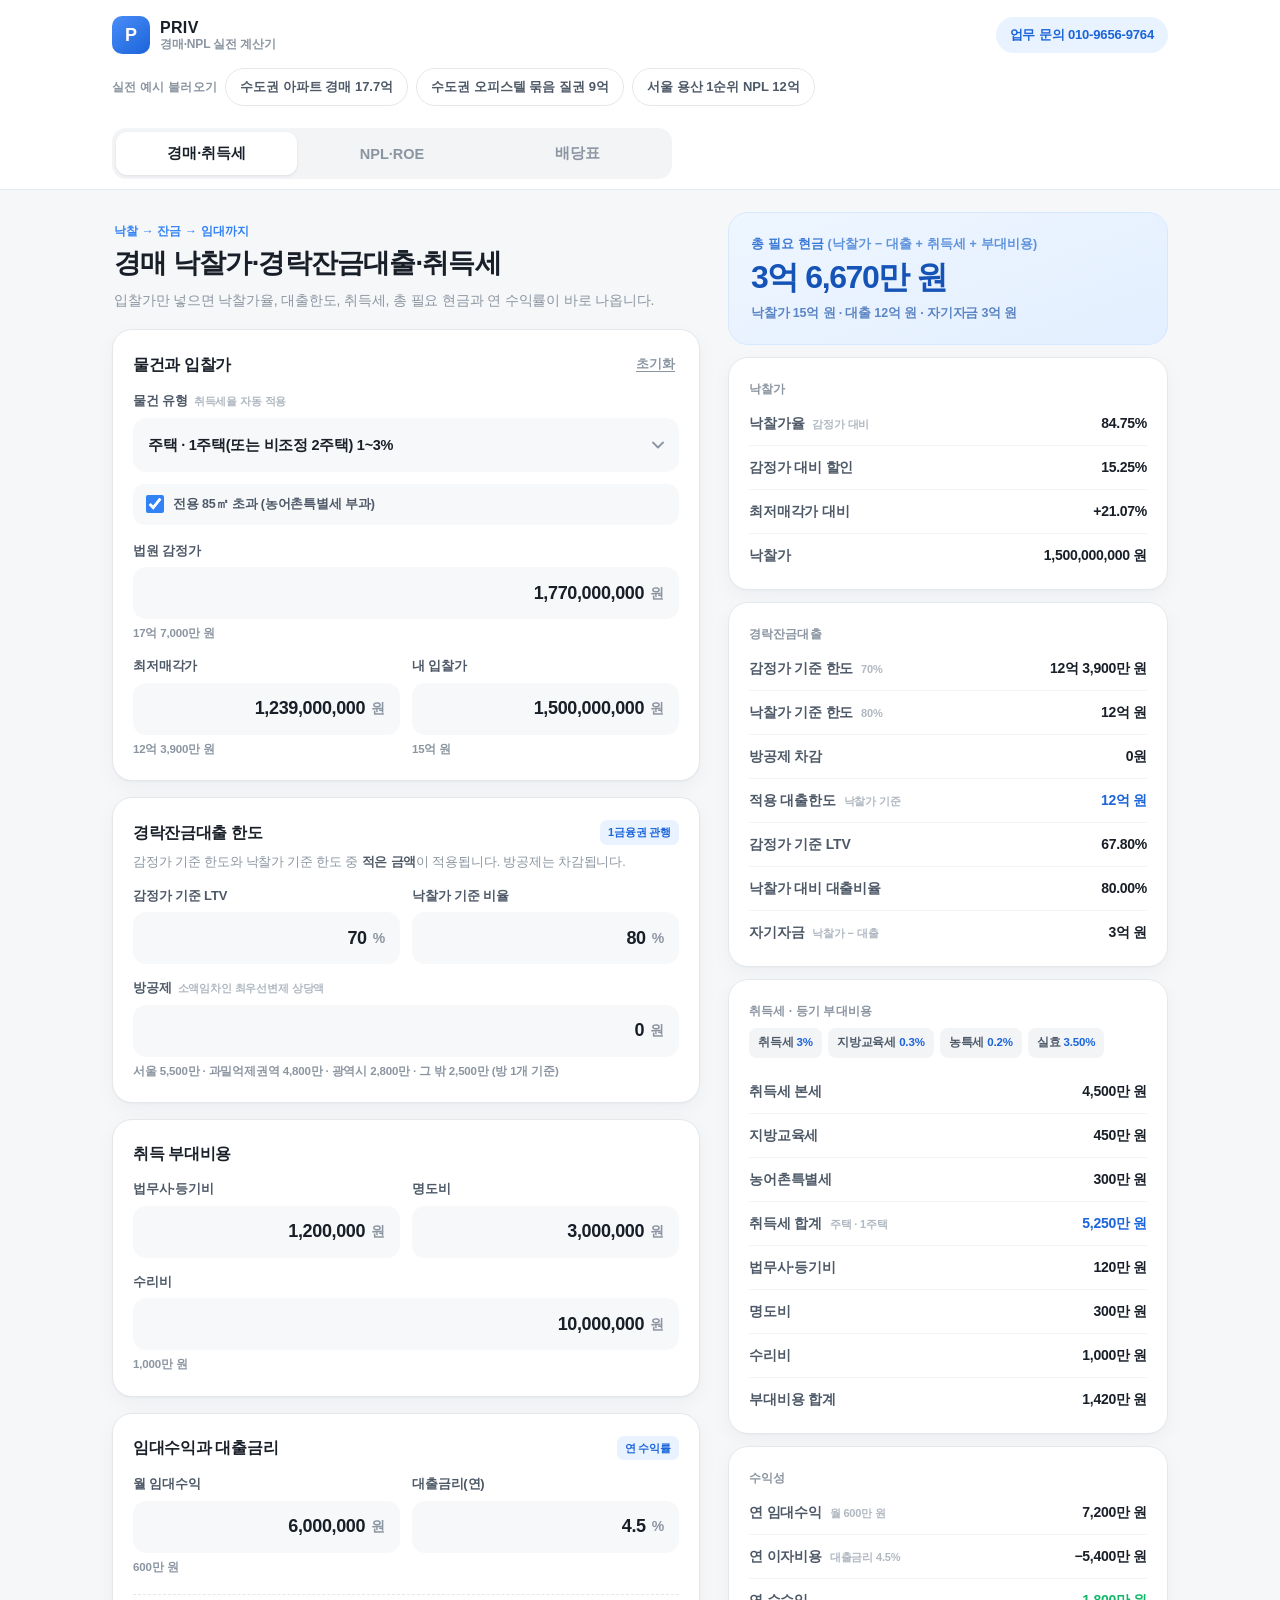
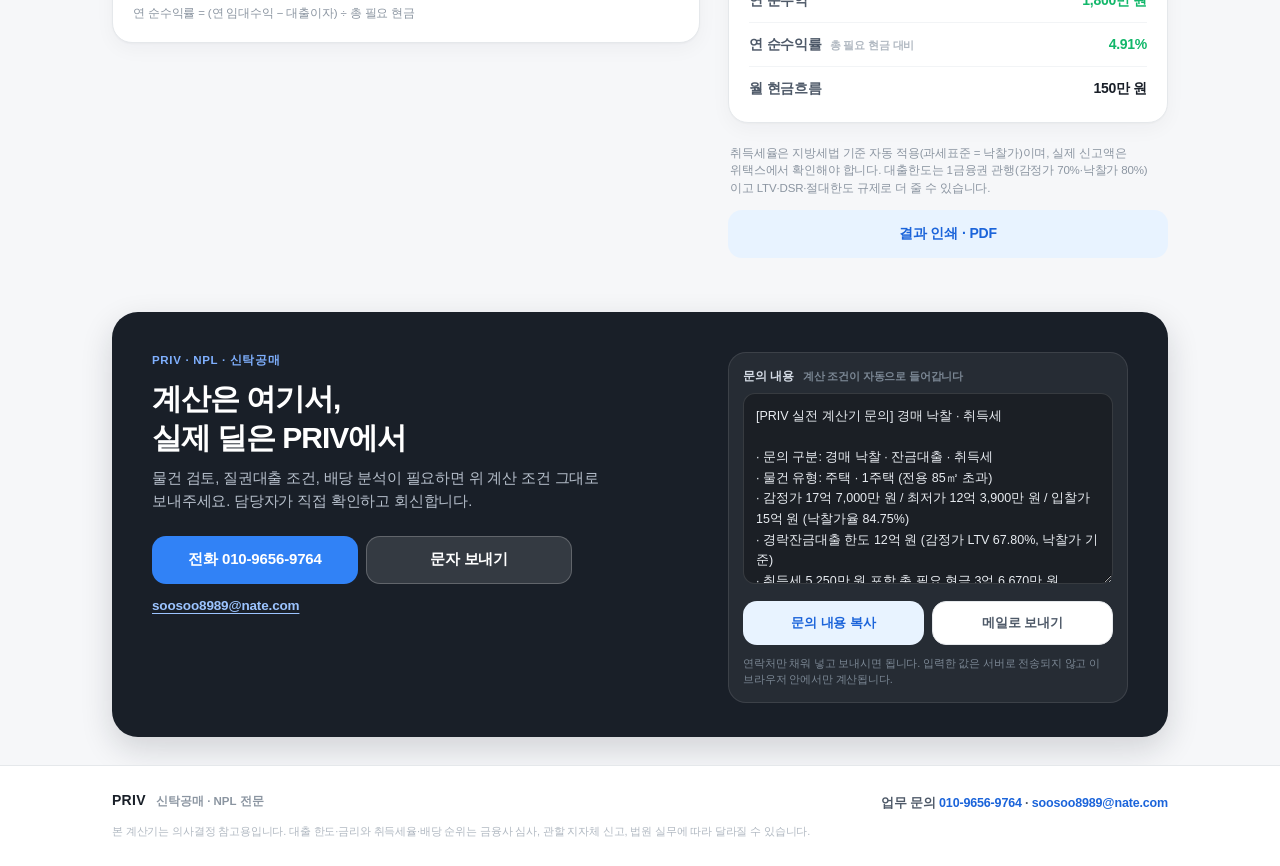
<file: index.html>
<!doctype html>
<html lang="ko">
<head>
<meta charset="utf-8">
<meta name="viewport" content="width=device-width, initial-scale=1, viewport-fit=cover">
<meta name="theme-color" content="#ffffff">
<title>PRIV 경매·NPL 계산기 | 낙찰가·경락잔금대출·취득세·질권 ROE·배당표</title>
<meta name="description" content="경매 낙찰가율과 경락잔금대출 한도, 취득세, 총 필요 현금을 한 번에. NPL 질권대출 레버리지 ROE와 순위별 배당표까지 실시간으로 계산합니다. PRIV 실전 계산기.">
<meta property="og:type" content="website">
<meta property="og:title" content="PRIV 경매·NPL 실전 계산기">
<meta property="og:description" content="낙찰가율·경락잔금대출 한도·취득세·필요현금·질권 ROE·배당표를 한 화면에서. PRIV NPL·신탁공매 실무 계산기.">
<link rel="icon" href="data:image/svg+xml,<svg xmlns='http://www.w3.org/2000/svg' viewBox='0 0 100 100'><rect width='100' height='100' rx='24' fill='%233182F6'/><text x='50' y='70' font-size='60' font-family='Helvetica,Arial,sans-serif' font-weight='bold' fill='%23ffffff' text-anchor='middle'>P</text></svg>">
<link rel="stylesheet" href="assets/styles.css?v=20261117d">
</head>
<body id="top">

<header class="top">
  <div class="shell top__bar">
    <a class="brand" href="#top" aria-label="PRIV 계산기 처음으로">
      <span class="brand__mark" aria-hidden="true">P</span>
      <span class="brand__text">
        <strong>PRIV</strong>
        <small>경매·NPL 실전 계산기</small>
      </span>
    </a>
    <a class="top__tel" href="tel:01096569764">업무 문의 010-9656-9764</a>
  </div>

  <div class="shell">
    <div class="presets" aria-label="실전 예시 불러오기">
      <span class="presets__label">실전 예시 불러오기</span>
      <button type="button" class="preset" data-preset="auction">수도권 아파트 경매 17.7억</button>
      <button type="button" class="preset" data-preset="npl">수도권 오피스텔 묶음 질권 9억</button>
      <button type="button" class="preset" data-preset="dist">서울 용산 1순위 NPL 12억</button>
    </div>
  </div>
</header>

<div class="tabbar">
  <div class="shell">
    <div class="tabs" role="tablist" aria-label="계산기 선택">
      <button type="button" role="tab" id="tabbtn-1" aria-controls="panel-1" aria-selected="true" class="tab is-active" data-tab="1">경매·취득세</button>
      <button type="button" role="tab" id="tabbtn-2" aria-controls="panel-2" aria-selected="false" tabindex="-1" class="tab" data-tab="2">NPL·ROE</button>
      <button type="button" role="tab" id="tabbtn-3" aria-controls="panel-3" aria-selected="false" tabindex="-1" class="tab" data-tab="3">배당표</button>
    </div>
  </div>
</div>

<main class="shell">

  <!-- ───────────────────────── 탭 1 ───────────────────────── -->
  <section id="panel-1" role="tabpanel" aria-labelledby="tabbtn-1" class="panel is-active" tabindex="0">
    <div class="panel__grid">
      <div class="col-input">
        <div class="panel__head">
          <p class="panel__kicker">낙찰 → 잔금 → 임대까지</p>
          <h1 class="panel__title">경매 낙찰가·경락잔금대출·취득세</h1>
          <p class="panel__desc">입찰가만 넣으면 낙찰가율, 대출한도, 취득세, 총 필요 현금과 연 수익률이 바로 나옵니다.</p>
        </div>

        <div class="card">
          <div class="card__head">
            <h2 class="card__title">물건과 입찰가</h2>
            <button type="button" class="linkbtn" data-reset="1">초기화</button>
          </div>

          <div class="field">
            <label class="field__label" for="i1-type">물건 유형 <span class="field__note">취득세율 자동 적용</span></label>
            <span class="field__box field__box--select">
              <select id="i1-type">
                <option value="home1">주택 · 1주택(또는 비조정 2주택) 1~3%</option>
                <option value="home2">주택 · 조정 2주택 / 비조정 3주택 8%</option>
                <option value="home3">주택 · 조정 3주택 이상 / 법인 12%</option>
                <option value="nonres">오피스텔·상가·토지 4.6%</option>
              </select>
            </span>
          </div>

          <label class="check" for="i1-over85">
            <input type="checkbox" id="i1-over85" checked>
            <span>전용 85㎡ 초과 (농어촌특별세 부과)</span>
          </label>

          <div class="field">
            <label class="field__label" for="i1-appraisal">법원 감정가</label>
            <span class="field__box">
              <input id="i1-appraisal" class="amount" type="text" inputmode="numeric" autocomplete="off" placeholder="0" value="1,770,000,000">
              <span class="field__unit">원</span>
            </span>
            <span class="field__hint" data-hint-for="i1-appraisal"></span>
          </div>

          <div class="fields-2">
            <div class="field">
              <label class="field__label" for="i1-min">최저매각가</label>
              <span class="field__box">
                <input id="i1-min" class="amount" type="text" inputmode="numeric" autocomplete="off" placeholder="0" value="1,239,000,000">
                <span class="field__unit">원</span>
              </span>
              <span class="field__hint" data-hint-for="i1-min"></span>
            </div>
            <div class="field">
              <label class="field__label" for="i1-bid">내 입찰가</label>
              <span class="field__box">
                <input id="i1-bid" class="amount" type="text" inputmode="numeric" autocomplete="off" placeholder="0" value="1,500,000,000">
                <span class="field__unit">원</span>
              </span>
              <span class="field__hint" data-hint-for="i1-bid"></span>
            </div>
          </div>
        </div>

        <div class="card">
          <div class="card__head">
            <h2 class="card__title">경락잔금대출 한도</h2>
            <span class="badge">1금융권 관행</span>
          </div>
          <p class="card__desc">감정가 기준 한도와 낙찰가 기준 한도 중 <b>적은 금액</b>이 적용됩니다. 방공제는 차감됩니다.</p>

          <div class="fields-2">
            <div class="field">
              <label class="field__label" for="i1-ltv1">감정가 기준 LTV</label>
              <span class="field__box">
                <input id="i1-ltv1" class="num" type="text" inputmode="decimal" autocomplete="off" value="70">
                <span class="field__unit">%</span>
              </span>
            </div>
            <div class="field">
              <label class="field__label" for="i1-ltv2">낙찰가 기준 비율</label>
              <span class="field__box">
                <input id="i1-ltv2" class="num" type="text" inputmode="decimal" autocomplete="off" value="80">
                <span class="field__unit">%</span>
              </span>
            </div>
          </div>

          <div class="field">
            <label class="field__label" for="i1-bang">방공제 <span class="field__note">소액임차인 최우선변제 상당액</span></label>
            <span class="field__box">
              <input id="i1-bang" class="amount" type="text" inputmode="numeric" autocomplete="off" placeholder="0" value="0">
              <span class="field__unit">원</span>
            </span>
            <span class="field__hint">서울 5,500만 · 과밀억제권역 4,800만 · 광역시 2,800만 · 그 밖 2,500만 (방 1개 기준)</span>
          </div>
        </div>

        <div class="card">
          <div class="card__head">
            <h2 class="card__title">취득 부대비용</h2>
          </div>
          <div class="fields-2">
            <div class="field">
              <label class="field__label" for="i1-legal">법무사·등기비</label>
              <span class="field__box">
                <input id="i1-legal" class="amount" type="text" inputmode="numeric" autocomplete="off" placeholder="0" value="1,200,000">
                <span class="field__unit">원</span>
              </span>
            </div>
            <div class="field">
              <label class="field__label" for="i1-evict">명도비</label>
              <span class="field__box">
                <input id="i1-evict" class="amount" type="text" inputmode="numeric" autocomplete="off" placeholder="0" value="3,000,000">
                <span class="field__unit">원</span>
              </span>
            </div>
          </div>
          <div class="field">
            <label class="field__label" for="i1-repair">수리비</label>
            <span class="field__box">
              <input id="i1-repair" class="amount" type="text" inputmode="numeric" autocomplete="off" placeholder="0" value="10,000,000">
              <span class="field__unit">원</span>
            </span>
            <span class="field__hint" data-hint-for="i1-repair"></span>
          </div>
        </div>

        <div class="card">
          <div class="card__head">
            <h2 class="card__title">임대수익과 대출금리</h2>
            <span class="badge">연 수익률</span>
          </div>
          <div class="fields-2">
            <div class="field">
              <label class="field__label" for="i1-rent">월 임대수익</label>
              <span class="field__box">
                <input id="i1-rent" class="amount" type="text" inputmode="numeric" autocomplete="off" placeholder="0" value="6,000,000">
                <span class="field__unit">원</span>
              </span>
              <span class="field__hint" data-hint-for="i1-rent"></span>
            </div>
            <div class="field">
              <label class="field__label" for="i1-rate">대출금리(연)</label>
              <span class="field__box">
                <input id="i1-rate" class="num" type="text" inputmode="decimal" autocomplete="off" value="4.5">
                <span class="field__unit">%</span>
              </span>
            </div>
          </div>
          <p class="card__foot">연 순수익률 = (연 임대수익 − 대출이자) ÷ 총 필요 현금</p>
        </div>
      </div>

      <aside class="col-result">
        <div class="result" id="result-1" aria-live="polite"></div>
      </aside>
    </div>
  </section>

  <!-- ───────────────────────── 탭 2 ───────────────────────── -->
  <section id="panel-2" role="tabpanel" aria-labelledby="tabbtn-2" class="panel" tabindex="0">
    <div class="panel__grid">
      <div class="col-input">
        <div class="panel__head">
          <p class="panel__kicker">채권 매입 → 질권대출 → 회수</p>
          <h2 class="panel__title">NPL 질권대출 레버리지 &amp; ROE</h2>
          <p class="panel__desc">채권매입가 대비 질권대출을 일으켰을 때, 내 자기자본으로 얼마를 버는지 기간까지 반영해 계산합니다.</p>
        </div>

        <div class="card">
          <div class="card__head">
            <h2 class="card__title">채권 조건</h2>
            <button type="button" class="linkbtn" data-reset="2">초기화</button>
          </div>
          <div class="field">
            <label class="field__label" for="i2-appraisal">담보 부동산 감정가</label>
            <span class="field__box">
              <input id="i2-appraisal" class="amount" type="text" inputmode="numeric" autocomplete="off" placeholder="0" value="1,400,000,000">
              <span class="field__unit">원</span>
            </span>
            <span class="field__hint" data-hint-for="i2-appraisal"></span>
          </div>
          <div class="fields-2">
            <div class="field">
              <label class="field__label" for="i2-opb">채권원금(OPB)</label>
              <span class="field__box">
                <input id="i2-opb" class="amount" type="text" inputmode="numeric" autocomplete="off" placeholder="0" value="900,000,000">
                <span class="field__unit">원</span>
              </span>
              <span class="field__hint" data-hint-for="i2-opb"></span>
            </div>
            <div class="field">
              <label class="field__label" for="i2-price">채권매입가</label>
              <span class="field__box">
                <input id="i2-price" class="amount" type="text" inputmode="numeric" autocomplete="off" placeholder="0" value="630,000,000">
                <span class="field__unit">원</span>
              </span>
              <span class="field__hint" data-hint-for="i2-price"></span>
            </div>
          </div>
          <div class="field">
            <label class="field__label" for="i2-cost">매입 부대비용 <span class="field__note">명도·등기·수수료 등</span></label>
            <span class="field__box">
              <input id="i2-cost" class="amount" type="text" inputmode="numeric" autocomplete="off" placeholder="0" value="5,000,000">
              <span class="field__unit">원</span>
            </span>
          </div>
        </div>

        <div class="card">
          <div class="card__head">
            <h2 class="card__title">질권대출</h2>
          </div>
          <div class="field">
            <label class="field__label" for="i2-basis">대출 기준</label>
            <span class="field__box field__box--select">
              <select id="i2-basis">
                <option value="price">채권매입가 기준 (일반적)</option>
                <option value="appraisal">담보 감정가 기준</option>
              </select>
            </span>
          </div>
          <div class="fields-2">
            <div class="field">
              <label class="field__label" for="i2-ltv">질권대출 LTV</label>
              <span class="field__box">
                <input id="i2-ltv" class="num" type="text" inputmode="decimal" autocomplete="off" value="70">
                <span class="field__unit">%</span>
              </span>
            </div>
            <div class="field">
              <label class="field__label" for="i2-loanrate">질권대출 금리(연)</label>
              <span class="field__box">
                <input id="i2-loanrate" class="num" type="text" inputmode="decimal" autocomplete="off" value="9.5">
                <span class="field__unit">%</span>
              </span>
            </div>
          </div>
        </div>

        <div class="card">
          <div class="card__head">
            <h2 class="card__title">회수 계획</h2>
          </div>
          <div class="fields-2">
            <div class="field">
              <label class="field__label" for="i2-bond">채권이자율(연)</label>
              <span class="field__box">
                <input id="i2-bond" class="num" type="text" inputmode="decimal" autocomplete="off" value="12">
                <span class="field__unit">%</span>
              </span>
            </div>
            <div class="field">
              <label class="field__label" for="i2-months">회수 기간</label>
              <span class="field__box">
                <input id="i2-months" class="num" type="text" inputmode="numeric" autocomplete="off" value="12">
                <span class="field__unit">개월</span>
              </span>
            </div>
          </div>
          <div class="field">
            <label class="field__label" for="i2-recovery">회수율 <span class="field__note">채권원금 대비 실제 회수</span></label>
            <span class="field__box">
              <input id="i2-recovery" class="num" type="text" inputmode="decimal" autocomplete="off" value="100">
              <span class="field__unit">%</span>
            </span>
            <span class="field__hint">회수 기간 동안 채권원금 전액에 이자가 붙는 것으로 계산합니다.</span>
          </div>
        </div>
      </div>

      <aside class="col-result">
        <div class="result" id="result-2" aria-live="polite"></div>
      </aside>
    </div>
  </section>

  <!-- ───────────────────────── 탭 3 ───────────────────────── -->
  <section id="panel-3" role="tabpanel" aria-labelledby="tabbtn-3" class="panel" tabindex="0">
    <div class="panel__grid">
      <div class="col-input">
        <div class="panel__head">
          <p class="panel__kicker">매각대금은 누구에게 얼마나</p>
          <h2 class="panel__title">순위별 배당표 시뮬레이터</h2>
          <p class="panel__desc">매각대금에서 비용·당해세·최우선변제·선순위 임차인을 차례로 빼고, 1순위 근저당이 얼마를 받는지 확인합니다.</p>
        </div>

        <div class="card">
          <div class="card__head">
            <h2 class="card__title">매각대금과 비용</h2>
            <button type="button" class="linkbtn" data-reset="3">초기화</button>
          </div>
          <div class="field">
            <label class="field__label" for="i3-bid">예상 낙찰가</label>
            <span class="field__box">
              <input id="i3-bid" class="amount" type="text" inputmode="numeric" autocomplete="off" placeholder="0" value="1,260,000,000">
              <span class="field__unit">원</span>
            </span>
            <span class="field__hint" data-hint-for="i3-bid"></span>
          </div>
          <div class="fields-2">
            <div class="field">
              <label class="field__label" for="i3-cost">집행비용</label>
              <span class="field__box">
                <input id="i3-cost" class="amount" type="text" inputmode="numeric" autocomplete="off" placeholder="0" value="3,500,000">
                <span class="field__unit">원</span>
              </span>
              <span class="field__hint" data-hint-for="i3-cost"></span>
            </div>
            <div class="field">
              <label class="field__label" for="i3-tax">당해세</label>
              <span class="field__box">
                <input id="i3-tax" class="amount" type="text" inputmode="numeric" autocomplete="off" placeholder="0" value="8,500,000">
                <span class="field__unit">원</span>
              </span>
              <span class="field__hint" data-hint-for="i3-tax"></span>
            </div>
          </div>
        </div>

        <div class="card">
          <div class="card__head">
            <h2 class="card__title">선순위 채권</h2>
          </div>
          <div class="field">
            <label class="field__label" for="i3-small">소액임차인 최우선변제</label>
            <span class="field__box">
              <input id="i3-small" class="amount" type="text" inputmode="numeric" autocomplete="off" placeholder="0" value="55,000,000">
              <span class="field__unit">원</span>
            </span>
            <span class="field__hint" data-hint-for="i3-small"></span>
          </div>
          <div class="field">
            <label class="field__label" for="i3-senior">선순위 임차인 보증금 <span class="field__note">확정일자 있는 임차인</span></label>
            <span class="field__box">
              <input id="i3-senior" class="amount" type="text" inputmode="numeric" autocomplete="off" placeholder="0" value="120,000,000">
              <span class="field__unit">원</span>
            </span>
            <span class="field__hint" data-hint-for="i3-senior"></span>
          </div>
        </div>

        <div class="card">
          <div class="card__head">
            <h2 class="card__title">1순위 근저당</h2>
          </div>
          <div class="field">
            <label class="field__label" for="i3-mortgage">채권최고액</label>
            <span class="field__box">
              <input id="i3-mortgage" class="amount" type="text" inputmode="numeric" autocomplete="off" placeholder="0" value="1,200,000,000">
              <span class="field__unit">원</span>
            </span>
            <span class="field__hint" data-hint-for="i3-mortgage"></span>
          </div>
          <div class="field">
            <label class="field__label" for="i3-claim">실제 채권액 <span class="field__note">선택 · 채권최고액의 1/1.2가 통상</span></label>
            <span class="field__box">
              <input id="i3-claim" class="amount" type="text" inputmode="numeric" autocomplete="off" placeholder="0" value="1,000,000,000">
              <span class="field__unit">원</span>
            </span>
            <span class="field__hint" data-hint-for="i3-claim"></span>
          </div>
          <p class="card__foot">배당 순위: 집행비용 → 당해세 → 소액임차인 최우선변제 → 선순위 임차인 → 근저당</p>
        </div>
      </div>

      <aside class="col-result">
        <div class="result" id="result-3" aria-live="polite"></div>
      </aside>
    </div>
  </section>

</main>

<!-- ───────────────────────── 문의 CTA ───────────────────────── -->
<section class="cta">
  <div class="shell">
    <div class="cta__card">
      <p class="cta__kicker">PRIV · NPL · 신탁공매</p>
      <h2 class="cta__title">계산은 여기서,<br>실제 딜은 PRIV에서</h2>
      <p class="cta__desc">물건 검토, 질권대출 조건, 배당 분석이 필요하면 위 계산 조건 그대로 보내주세요. 담당자가 직접 확인하고 회신합니다.</p>

      <div class="cta__actions">
        <a class="btn btn--primary" href="tel:01096569764">전화 010-9656-9764</a>
        <a class="btn btn--ghost" id="smsLink" href="sms:01096569764">문자 보내기</a>
      </div>

      <a class="cta__mail" id="mailLink" href="mailto:soosoo8989@nate.com">soosoo8989@nate.com</a>

      <div class="inquiry">
        <div class="inquiry__head">
          <label for="inquiryText">문의 내용 <span>계산 조건이 자동으로 들어갑니다</span></label>
        </div>
        <textarea id="inquiryText" rows="8" spellcheck="false"></textarea>
        <div class="inquiry__actions">
          <button type="button" class="btn btn--soft" id="copyInquiry">문의 내용 복사</button>
          <a class="btn btn--line" id="mailInquiry" href="mailto:soosoo8989@nate.com">메일로 보내기</a>
        </div>
        <p class="inquiry__note">연락처만 채워 넣고 보내시면 됩니다. 입력한 값은 서버로 전송되지 않고 이 브라우저 안에서만 계산됩니다.</p>
      </div>
    </div>
  </div>
</section>

<footer class="foot">
  <div class="shell foot__inner">
    <p class="foot__brand">PRIV <span>신탁공매 · NPL 전문</span></p>
    <p class="foot__meta">업무 문의 <a href="tel:01096569764">010-9656-9764</a> · <a href="mailto:soosoo8989@nate.com">soosoo8989@nate.com</a></p>
    <p class="foot__note">본 계산기는 의사결정 참고용입니다. 대출 한도·금리와 취득세율·배당 순위는 금융사 심사, 관할 지자체 신고, 법원 실무에 따라 달라질 수 있습니다.</p>
  </div>
</footer>

<div class="mobile-bar" id="mobileBar">
  <div class="mobile-bar__item">
    <span class="mobile-bar__label" id="mbLabel-1">총 필요 현금</span>
    <b class="mobile-bar__value" id="mbValue-1">–</b>
  </div>
  <div class="mobile-bar__item">
    <span class="mobile-bar__label" id="mbLabel-2">연 수익률</span>
    <b class="mobile-bar__value" id="mbValue-2">–</b>
  </div>
  <button type="button" class="mobile-bar__cta" id="mbJump">결과 보기</button>
</div>

<div class="toast" id="toast" role="status" aria-live="polite"></div>

<section class="print-sheet" id="printArea" aria-hidden="true"></section>

<script src="assets/app.js?v=20261117d"></script>
</body>
</html>
</file>
<file: assets/styles.css>
/* =========================================================
   PRIV 경매·NPL 실전 계산기 — 스타일
   모바일 퍼스트 · 핀테크 톤(밝은 회색 배경 + 흰 카드 + 블루 포인트)
   ========================================================= */

:root {
  --blue: #3182F6;
  --blue-dark: #1B64DA;
  --blue-deep: #1553B7;
  --blue-soft: #E8F3FF;
  --ink: #191F28;
  --ink-2: #4E5968;
  --ink-3: #8B95A1;
  --ink-4: #B0B8C1;
  --line: #E5E8EB;
  --line-2: #F2F4F6;
  --bg: #F6F7F9;
  --white: #fff;
  --green: #12B76A;
  --green-soft: #E7F8EF;
  --red: #F04452;
  --radius: 20px;
  --shadow-card: 0 1px 2px rgba(17, 24, 39, .03), 0 6px 20px rgba(17, 24, 39, .04);
  --shadow-float: 0 -2px 16px rgba(17, 24, 39, .06);
  --font: -apple-system, BlinkMacSystemFont, "Apple SD Gothic Neo", "Pretendard",
    "Noto Sans KR", "Malgun Gothic", "Segoe UI", Roboto, sans-serif;
}

* { box-sizing: border-box; }

html { -webkit-text-size-adjust: 100%; }

body {
  margin: 0;
  background: var(--bg);
  color: var(--ink);
  font-family: var(--font);
  font-size: 16px;
  line-height: 1.5;
  letter-spacing: -0.01em;
  padding-bottom: 84px; /* 모바일 하단 요약바 */
  -webkit-font-smoothing: antialiased;
}

h1, h2, h3, p { margin: 0; }
button { font-family: inherit; }
a { color: inherit; }

.shell {
  width: 100%;
  max-width: 1120px;
  margin: 0 auto;
  padding: 0 20px;
}

/* ---------------- 상단 ---------------- */
.top {
  position: relative;
  z-index: 20;
  background: var(--white);
  padding-top: env(safe-area-inset-top);
}

.tabbar {
  position: sticky;
  top: 0;
  z-index: 29;
  background: rgba(255, 255, 255, .95);
  backdrop-filter: saturate(180%) blur(14px);
  -webkit-backdrop-filter: saturate(180%) blur(14px);
  border-bottom: 1px solid var(--line);
  padding: 8px 0;
  margin-bottom: 14px;
}

.top__bar {
  display: flex;
  align-items: center;
  justify-content: space-between;
  gap: 12px;
  padding-top: 12px;
  padding-bottom: 10px;
}

.brand {
  display: flex;
  align-items: center;
  gap: 10px;
  text-decoration: none;
}

.brand__mark {
  width: 34px;
  height: 34px;
  border-radius: 10px;
  background: linear-gradient(140deg, #4A8DF8, #1B64DA);
  color: #fff;
  font-weight: 800;
  font-size: 17px;
  display: grid;
  place-items: center;
  letter-spacing: 0;
}

.brand__text { display: flex; flex-direction: column; line-height: 1.2; }
.brand__text strong { font-size: 15px; font-weight: 800; letter-spacing: .02em; }
.brand__text small { font-size: 11.5px; color: var(--ink-3); font-weight: 600; }

.top__tel {
  font-size: 12.5px;
  font-weight: 700;
  color: var(--blue-dark);
  background: var(--blue-soft);
  border-radius: 999px;
  padding: 7px 12px;
  text-decoration: none;
  white-space: nowrap;
}

/* 예시 칩 */
.presets {
  display: flex;
  align-items: center;
  gap: 8px;
  overflow-x: auto;
  padding: 2px 0 10px;
  scrollbar-width: none;
  -ms-overflow-style: none;
}
.presets::-webkit-scrollbar { display: none; }

.presets__label {
  flex: 0 0 auto;
  font-size: 11.5px;
  font-weight: 700;
  color: var(--ink-3);
  letter-spacing: .02em;
}

@media (max-width: 559px) {
  .presets__label { display: none; }
}

.preset {
  flex: 0 0 auto;
  border: 1px solid var(--line);
  background: #fff;
  color: var(--ink-2);
  font-size: 12.5px;
  font-weight: 700;
  padding: 8px 12px;
  border-radius: 999px;
  cursor: pointer;
  transition: .15s;
  white-space: nowrap;
}
.preset:hover { border-color: #C9D3DE; color: var(--ink); }
.preset:active { transform: scale(.97); }

/* 탭 */
.tabs {
  display: grid;
  grid-template-columns: repeat(3, 1fr);
  gap: 4px;
  background: var(--line-2);
  border-radius: 14px;
  padding: 4px;
}

.tab {
  border: 0;
  background: transparent;
  color: var(--ink-3);
  font-size: 14px;
  font-weight: 700;
  padding: 11px 4px;
  border-radius: 11px;
  cursor: pointer;
  transition: .15s;
  white-space: nowrap;
}
.tab.is-active {
  background: #fff;
  color: var(--ink);
  box-shadow: 0 1px 3px rgba(17, 24, 39, .09);
}

/* ---------------- 패널 레이아웃 ---------------- */
.panel { display: none; outline: none; }
.panel.is-active { display: block; animation: fade .22s ease; }

@keyframes fade {
  from { opacity: 0; transform: translateY(4px); }
  to { opacity: 1; transform: none; }
}

.panel__grid {
  display: grid;
  grid-template-columns: minmax(0, 1fr);
  gap: 16px;
  padding-bottom: 32px;
}

.panel__head { padding: 8px 2px 14px; }
.panel__kicker {
  font-size: 12px;
  font-weight: 800;
  color: var(--blue);
  letter-spacing: .01em;
  margin-bottom: 6px;
}
.panel__title {
  font-size: 22px;
  font-weight: 800;
  letter-spacing: -0.03em;
  line-height: 1.32;
}
.panel__desc {
  margin-top: 8px;
  font-size: 13.5px;
  color: var(--ink-3);
  line-height: 1.55;
  word-break: keep-all;
}

/* ---------------- 카드 ---------------- */
.card {
  background: var(--white);
  border: 1px solid var(--line);
  border-radius: var(--radius);
  padding: 18px 16px 6px;
  margin-bottom: 14px;
  box-shadow: var(--shadow-card);
}

.card__head {
  display: flex;
  align-items: center;
  justify-content: space-between;
  gap: 10px;
  margin-bottom: 14px;
}

.card__title {
  font-size: 15px;
  font-weight: 800;
  letter-spacing: -0.02em;
}

.card__desc {
  font-size: 12.5px;
  color: var(--ink-3);
  line-height: 1.55;
  margin: -6px 0 14px;
  word-break: keep-all;
}
.card__desc b { color: var(--ink-2); }

.card__foot {
  font-size: 11.5px;
  color: var(--ink-3);
  border-top: 1px dashed var(--line);
  padding: 10px 0 12px;
  margin-top: 4px;
  word-break: keep-all;
}

.badge {
  font-size: 11px;
  font-weight: 800;
  color: var(--blue-dark);
  background: var(--blue-soft);
  border-radius: 7px;
  padding: 4px 8px;
  white-space: nowrap;
}

.linkbtn {
  border: 0;
  background: transparent;
  color: var(--ink-3);
  font-size: 12.5px;
  font-weight: 700;
  padding: 4px;
  cursor: pointer;
  text-decoration: underline;
  text-underline-offset: 3px;
}
.linkbtn:hover { color: var(--ink-2); }

/* ---------------- 입력 ---------------- */
.fields-2 {
  display: grid;
  grid-template-columns: 1fr;
  gap: 0;
}
@media (min-width: 560px) {
  .fields-2 { grid-template-columns: 1fr 1fr; column-gap: 12px; }
}

.field { display: block; margin-bottom: 14px; }

.field__label {
  display: flex;
  align-items: baseline;
  gap: 6px;
  flex-wrap: wrap;
  font-size: 13px;
  font-weight: 700;
  color: var(--ink-2);
  margin-bottom: 7px;
}

.field__note {
  font-size: 11px;
  font-weight: 600;
  color: var(--ink-4);
}

.field__box {
  display: flex;
  align-items: center;
  gap: 6px;
  background: #F7F8FA;
  border: 1px solid transparent;
  border-radius: 13px;
  padding: 0 14px;
  height: 52px;
  transition: background .15s, border-color .15s, box-shadow .15s;
}
.field__box:focus-within {
  background: #fff;
  border-color: var(--blue);
  box-shadow: 0 0 0 3px rgba(49, 130, 246, .13);
}

.field input,
.field select {
  flex: 1 1 auto;
  min-width: 0;
  width: 100%;
  border: 0;
  background: transparent;
  outline: none;
  font-family: inherit;
  font-size: 18px;
  font-weight: 700;
  color: var(--ink);
  padding: 0;
  text-align: right;
  font-variant-numeric: tabular-nums;
  letter-spacing: -0.02em;
}
.field input::placeholder { color: var(--ink-4); font-weight: 600; }

.field select {
  font-size: 14.5px;
  text-align: left;
  font-weight: 700;
  appearance: none;
  -webkit-appearance: none;
  padding-right: 18px;
  background-image: url("data:image/svg+xml,%3Csvg xmlns='http://www.w3.org/2000/svg' width='12' height='8' viewBox='0 0 12 8'%3E%3Cpath d='M1 1.5 6 6.5l5-5' fill='none' stroke='%238B95A1' stroke-width='1.8' stroke-linecap='round' stroke-linejoin='round'/%3E%3C/svg%3E");
  background-repeat: no-repeat;
  background-position: right center;
}
.field__box--select { height: 54px; }

.field__unit {
  flex: 0 0 auto;
  font-size: 14px;
  font-weight: 700;
  color: var(--ink-3);
}

.field__hint {
  display: block;
  font-size: 11.5px;
  font-weight: 600;
  color: var(--ink-3);
  margin-top: 6px;
  min-height: 16px;
  word-break: keep-all;
}

.check {
  display: flex;
  align-items: center;
  gap: 9px;
  font-size: 12.5px;
  font-weight: 600;
  color: var(--ink-2);
  background: #F7F8FA;
  border-radius: 12px;
  padding: 11px 13px;
  margin: -2px 0 16px;
  cursor: pointer;
}
.check input {
  width: 18px;
  height: 18px;
  accent-color: var(--blue);
  margin: 0;
  flex: 0 0 auto;
}

/* ---------------- 결과 ---------------- */
.result {
  background: transparent;
}

.metric {
  background: linear-gradient(160deg, #EEF6FF 0%, #E3EFFF 100%);
  border: 1px solid #D6E7FF;
  border-radius: var(--radius);
  padding: 18px;
  margin-bottom: 12px;
}
.metric__label {
  font-size: 12.5px;
  font-weight: 800;
  color: #3B7AD4;
  letter-spacing: .01em;
}
.metric__value {
  font-size: 30px;
  font-weight: 800;
  color: var(--blue-deep);
  letter-spacing: -0.045em;
  margin-top: 5px;
  line-height: 1.15;
  font-variant-numeric: tabular-nums;
  word-break: keep-all;
}
.metric__sub {
  margin-top: 8px;
  font-size: 12.5px;
  font-weight: 600;
  color: #5B84C4;
  line-height: 1.5;
}

.result__card {
  background: var(--white);
  border: 1px solid var(--line);
  border-radius: var(--radius);
  padding: 6px 16px 10px;
  margin-bottom: 12px;
  box-shadow: var(--shadow-card);
}

.result__group {
  font-size: 12px;
  font-weight: 800;
  color: var(--ink-3);
  letter-spacing: .01em;
  padding: 14px 0 4px;
}

.kv {
  display: flex;
  align-items: baseline;
  justify-content: space-between;
  gap: 12px;
  padding: 10px 0;
  border-bottom: 1px solid var(--line-2);
  font-size: 13.5px;
}
.kv:last-child { border-bottom: 0; }
.kv__k { color: var(--ink-2); font-weight: 600; flex: 0 1 auto; }
.kv__k em { font-style: normal; color: var(--ink-4); font-size: 11px; margin-left: 4px; font-weight: 600; }
.kv__v {
  font-weight: 800;
  color: var(--ink);
  text-align: right;
  font-variant-numeric: tabular-nums;
  letter-spacing: -0.02em;
  flex: 0 0 auto;
}
.kv--neg .kv__v { color: var(--red); }
.kv--pos .kv__v { color: var(--green); }
.kv--strong .kv__v { color: var(--blue-dark); }
.kv__v small {
  display: block;
  font-weight: 600;
  color: var(--ink-3);
  font-size: 11px;
  margin-top: 2px;
  letter-spacing: 0;
}

.chips {
  display: flex;
  flex-wrap: wrap;
  gap: 6px;
  padding: 4px 0 12px;
}
.chip {
  font-size: 11.5px;
  font-weight: 700;
  color: var(--ink-2);
  background: var(--line-2);
  border-radius: 8px;
  padding: 6px 9px;
  font-variant-numeric: tabular-nums;
}
.chip b { color: var(--blue-dark); }

/* 배당표 */
.dist {
  width: 100%;
  border-collapse: collapse;
  margin: 2px 0 6px;
  font-variant-numeric: tabular-nums;
}
.dist thead th {
  font-size: 11px;
  font-weight: 800;
  color: var(--ink-3);
  text-align: right;
  padding: 10px 0 8px;
  border-bottom: 1px solid var(--line);
  letter-spacing: .01em;
}
.dist thead th:first-child { text-align: left; }
.dist tbody td {
  font-size: 13px;
  padding: 11px 0;
  border-bottom: 1px solid var(--line-2);
  text-align: right;
  font-weight: 700;
  color: var(--ink);
}
.dist tbody td:first-child { text-align: left; font-weight: 600; color: var(--ink-2); }
.dist tbody td:first-child span { display: block; font-size: 10.5px; color: var(--ink-4); font-weight: 600; }
.dist tbody tr.is-target td { color: var(--blue-dark); font-weight: 800; }
.dist tbody tr.is-short td { color: var(--red); }
.dist tbody tr:last-child td { border-bottom: 0; }

.result__foot {
  font-size: 11.5px;
  color: var(--ink-3);
  line-height: 1.55;
  padding: 10px 2px 2px;
  word-break: keep-all;
}

.result__actions {
  display: flex;
  gap: 8px;
  margin-top: 10px;
}
.result__actions .btn { flex: 1 1 0; height: 46px; font-size: 14px; }

/* ---------------- 버튼 ---------------- */
.btn {
  display: inline-flex;
  align-items: center;
  justify-content: center;
  gap: 6px;
  min-height: 48px;
  padding: 0 18px;
  border: 0;
  border-radius: 14px;
  font-size: 15px;
  font-weight: 800;
  text-decoration: none;
  cursor: pointer;
  transition: .15s;
  letter-spacing: -0.01em;
  white-space: nowrap;
}
.btn:active { transform: scale(.985); }
.btn--primary { background: var(--blue); color: #fff; }
.btn--primary:hover { background: #2B76E8; }
.btn--ghost {
  background: rgba(255, 255, 255, .12);
  color: #fff;
  border: 1px solid rgba(255, 255, 255, .22);
}
.btn--ghost:hover { background: rgba(255, 255, 255, .2); }
.btn--soft { background: var(--blue-soft); color: var(--blue-dark); }
.btn--soft:hover { background: #DBEBFF; }
.btn--line { background: #fff; color: var(--ink-2); border: 1px solid var(--line); }
.btn--line:hover { border-color: #C9D3DE; }

/* ---------------- CTA ---------------- */
.cta { padding: 6px 0 28px; }
.cta__card {
  background: #191F28;
  border-radius: 26px;
  padding: 26px 20px 24px;
  color: #fff;
  box-shadow: 0 12px 32px rgba(17, 24, 39, .16);
}
.cta__kicker {
  font-size: 11.5px;
  font-weight: 800;
  color: #7FB0FF;
  letter-spacing: .06em;
  margin-bottom: 10px;
}
.cta__title {
  font-size: 24px;
  font-weight: 800;
  line-height: 1.3;
  letter-spacing: -0.035em;
}
.cta__desc {
  margin-top: 10px;
  font-size: 13.5px;
  color: #B7C0CC;
  line-height: 1.6;
  word-break: keep-all;
}
.cta__actions {
  display: grid;
  grid-template-columns: 1fr 1fr;
  gap: 8px;
  margin-top: 18px;
}
.cta__mail {
  display: inline-block;
  margin-top: 12px;
  font-size: 13.5px;
  font-weight: 700;
  color: #9CC4FF;
  text-decoration: underline;
  text-underline-offset: 3px;
}

.inquiry {
  margin-top: 20px;
  background: rgba(255, 255, 255, .06);
  border: 1px solid rgba(255, 255, 255, .1);
  border-radius: 18px;
  padding: 14px;
}
.inquiry__head label {
  display: block;
  font-size: 12px;
  font-weight: 800;
  color: #D5DCE6;
  margin-bottom: 8px;
}
.inquiry__head label span {
  font-weight: 600;
  color: #7B8794;
  font-size: 11px;
  margin-left: 6px;
}
.inquiry textarea {
  width: 100%;
  background: rgba(0, 0, 0, .28);
  border: 1px solid rgba(255, 255, 255, .12);
  border-radius: 12px;
  color: #E9EDF2;
  font-family: inherit;
  font-size: 12.5px;
  line-height: 1.65;
  padding: 12px;
  resize: vertical;
  min-height: 150px;
  outline: none;
}
.inquiry textarea:focus { border-color: #4A8DF8; }
.inquiry__actions {
  display: grid;
  grid-template-columns: 1fr 1fr;
  gap: 8px;
  margin-top: 10px;
}
.inquiry__actions .btn { min-height: 44px; font-size: 13px; }
.inquiry__note {
  margin-top: 10px;
  font-size: 11px;
  color: #7B8794;
  line-height: 1.5;
  word-break: keep-all;
}

/* ---------------- 푸터 ---------------- */
.foot {
  border-top: 1px solid var(--line);
  background: #fff;
  padding: 22px 0 26px;
}
.foot__brand { font-size: 14px; font-weight: 800; letter-spacing: .02em; }
.foot__brand span {
  font-size: 11.5px;
  font-weight: 600;
  color: var(--ink-3);
  margin-left: 6px;
  letter-spacing: 0;
}
.foot__meta { margin-top: 6px; font-size: 12.5px; color: var(--ink-2); font-weight: 600; }
.foot__meta a { text-decoration: none; color: var(--blue-dark); }
.foot__note {
  margin-top: 10px;
  font-size: 11px;
  color: var(--ink-4);
  line-height: 1.6;
  word-break: keep-all;
}

/* ---------------- 모바일 하단 요약바 ---------------- */
.mobile-bar {
  position: fixed;
  left: 0;
  right: 0;
  bottom: 0;
  z-index: 40;
  display: flex;
  align-items: center;
  gap: 10px;
  padding: 10px 16px calc(10px + env(safe-area-inset-bottom));
  background: rgba(255, 255, 255, .96);
  backdrop-filter: saturate(180%) blur(14px);
  -webkit-backdrop-filter: saturate(180%) blur(14px);
  border-top: 1px solid var(--line);
  box-shadow: var(--shadow-float);
}
.mobile-bar__item {
  flex: 1 1 0;
  min-width: 0;
  display: flex;
  flex-direction: column;
  gap: 1px;
}
.mobile-bar__label {
  font-size: 10.5px;
  font-weight: 700;
  color: var(--ink-3);
  white-space: nowrap;
  overflow: hidden;
  text-overflow: ellipsis;
}
.mobile-bar__value {
  font-size: 15px;
  font-weight: 800;
  color: var(--ink);
  letter-spacing: -0.03em;
  font-variant-numeric: tabular-nums;
  white-space: nowrap;
  overflow: hidden;
  text-overflow: ellipsis;
}
.mobile-bar__cta {
  flex: 0 0 auto;
  border: 0;
  background: var(--blue);
  color: #fff;
  font-size: 13px;
  font-weight: 800;
  padding: 11px 14px;
  border-radius: 12px;
  cursor: pointer;
}

/* ---------------- 토스트 ---------------- */
.toast {
  position: fixed;
  left: 50%;
  bottom: 96px;
  transform: translate(-50%, 14px);
  background: #191F28;
  color: #fff;
  font-size: 13px;
  font-weight: 700;
  padding: 12px 18px;
  border-radius: 12px;
  opacity: 0;
  pointer-events: none;
  transition: opacity .2s, transform .2s;
  z-index: 60;
  white-space: nowrap;
  max-width: calc(100vw - 40px);
}
.toast.is-on { opacity: 1; transform: translate(-50%, 0); }

/* ---------------- 데스크톱 ---------------- */
@media (min-width: 960px) {
  body { padding-bottom: 0; font-size: 16px; }
  .mobile-bar { display: none; }
  .shell { padding: 0 32px; }

  .top__bar { padding-top: 16px; padding-bottom: 12px; }
  .brand__mark { width: 38px; height: 38px; font-size: 18px; }
  .brand__text strong { font-size: 16px; }
  .brand__text small { font-size: 12px; }
  .top__tel { font-size: 13px; padding: 8px 14px; }

  .presets { padding-bottom: 12px; }
  .presets__label { font-size: 12px; }
  .preset { font-size: 13px; padding: 9px 14px; }

  .tabbar { padding: 10px 0; margin-bottom: 22px; }
  .tabs { max-width: 560px; }
  .tab { font-size: 14.5px; padding: 12px; }

  .panel__grid {
    grid-template-columns: minmax(0, 1fr) minmax(368px, 420px);
    gap: 28px;
    align-items: start;
    padding-bottom: 48px;
  }
  .col-result { position: sticky; top: 92px; }

  .panel__head { padding: 10px 2px 18px; }
  .panel__title { font-size: 27px; }
  .panel__desc { font-size: 14px; }

  .card { padding: 22px 20px 8px; margin-bottom: 16px; }
  .card__title { font-size: 15.5px; }
  .metric { padding: 22px; }
  .metric__value { font-size: 32px; }
  .result__card { padding: 8px 20px 12px; }
  .kv { font-size: 14px; padding: 11px 0; }

  .cta__card {
    padding: 40px 40px 34px;
    display: grid;
    grid-template-columns: 1fr 400px;
    column-gap: 40px;
    align-items: start;
  }
  .cta__kicker, .cta__title, .cta__desc { grid-column: 1; }
  .cta__actions, .cta__mail { grid-column: 1; }
  .cta__title { font-size: 30px; }
  .cta__desc { font-size: 14.5px; max-width: 480px; }
  .cta__actions { max-width: 420px; margin-top: 22px; }
  .inquiry { grid-column: 2; grid-row: 1 / span 6; margin-top: 0; }

  .foot__inner { display: grid; grid-template-columns: 1fr auto; align-items: center; }
  .foot__note { grid-column: 1 / -1; max-width: 760px; }
}

@media (min-width: 1200px) {
  .panel__grid { grid-template-columns: minmax(0, 1fr) 440px; }
}

/* ---------------- 접근성 ---------------- */
:focus-visible { outline: 2px solid var(--blue); outline-offset: 2px; border-radius: 6px; }

@media (prefers-reduced-motion: reduce) {
  * { transition: none !important; animation: none !important; }
}

/* ---------------- 인쇄 ---------------- */
.print-sheet { display: none; }

@media print {
  @page { margin: 14mm 14mm 12mm; }
  html, body {
    background: #fff !important;
    padding: 0 !important;
    font-size: 11pt;
  }
  .top, .tabbar, .cta, .foot, .mobile-bar, .toast, .col-input,
  .panel__head, .result__actions, .presets { display: none !important; }

  .shell { padding: 0; max-width: none; }
  .panel { display: none !important; }
  .panel__grid { display: block !important; padding: 0 !important; }
  .col-result { position: static !important; }

  .print-sheet { display: block !important; }

  .print-head {
    border-bottom: 2px solid #191F28;
    padding-bottom: 4.5mm;
    margin-bottom: 4mm;
  }
  .print-head h1 { font-size: 15.5pt; font-weight: 800; letter-spacing: -0.02em; }
  .print-head p { font-size: 8.5pt; color: #4E5968; margin-top: 2mm; }
  .print-head .print-brand {
    font-size: 9pt;
    font-weight: 800;
    letter-spacing: .08em;
    color: #1B64DA;
    margin-bottom: 2mm;
  }
  .print-section { margin-bottom: 3.2mm; break-inside: avoid; page-break-inside: avoid; }
  .print-section h2 {
    font-size: 11pt;
    font-weight: 800;
    margin-bottom: 2.5mm;
    padding-bottom: 1.5mm;
    border-bottom: 1px solid #C9D3DE;
  }
  .print-table { width: 100%; border-collapse: collapse; }
  .print-table td {
    font-size: 9pt;
    padding: 1mm 0;
    border-bottom: 1px solid #E5E8EB;
  }
  .print-table td:first-child { color: #4E5968; width: 46%; }
  .print-table td:last-child { text-align: right; font-weight: 700; }
  .print-table tr.is-strong td { font-weight: 800; color: #1B64DA; }
  .print-note {
    font-size: 8pt;
    color: #6B7684;
    line-height: 1.55;
    border-top: 2px solid #191F28;
    padding-top: 3mm;
    margin-top: 4mm;
  }
  .print-note b { color: #191F28; font-size: 8.5pt; }
  .print-foot {
    margin-top: 5mm;
    padding-top: 3mm;
    border-top: 2px solid #191F28;
    font-size: 9pt;
    color: #191F28;
  }
  .print-foot b { font-size: 10pt; }
}
</file>
